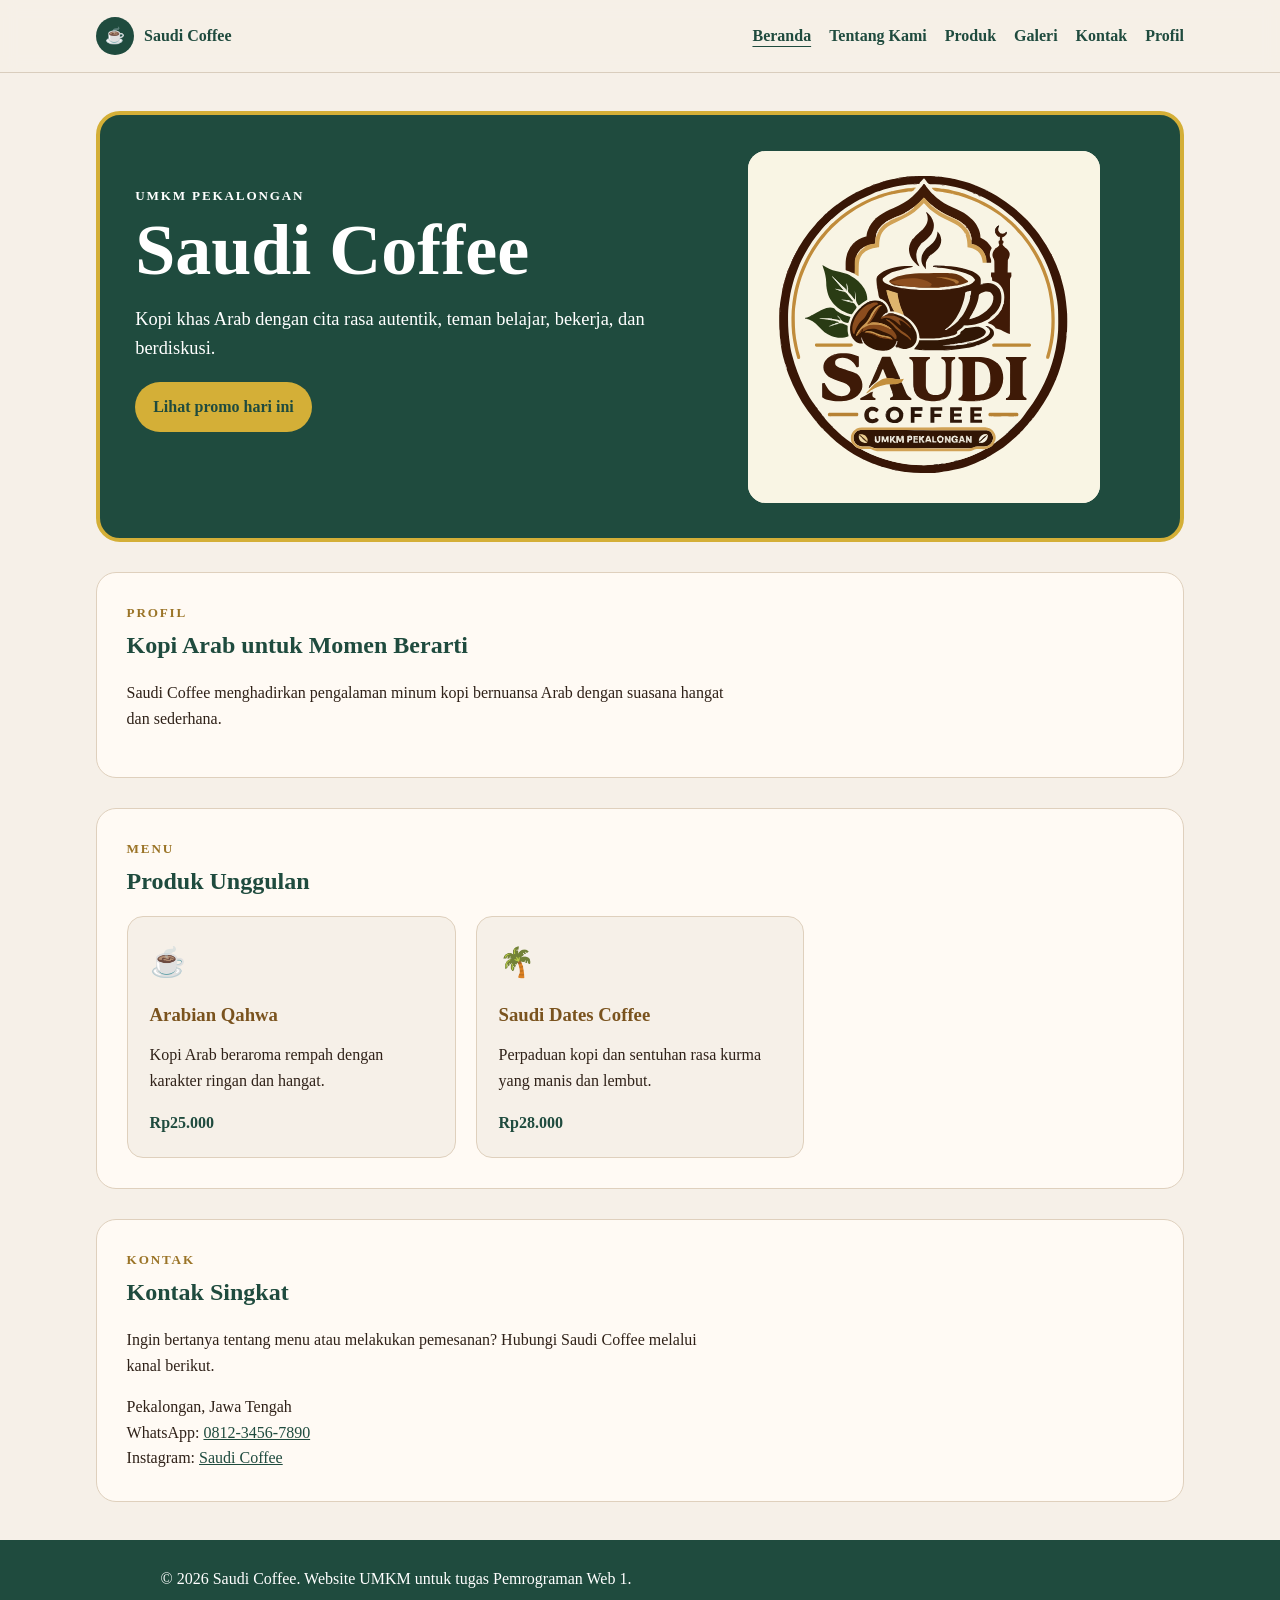
<file: index.html>
<!doctype html>
<html lang="id">
  <head>
    <meta charset="utf-8" />
    <meta name="viewport" content="width=device-width, initial-scale=1" />
    <meta
      name="description"
      content="Saudi Coffee - kopi khas Arab dari UMKM Pekalongan."
    />
    <title>Saudi Coffee - Website UMKM</title>
    <link rel="stylesheet" href="css/style.css" />
  </head>
  <body>
    <header class="site-header">
      <div class="container header-inner">
        <a class="brand" href="index.html" aria-label="Saudi Coffee - Beranda">
          <span class="brand-mark" aria-hidden="true">☕</span>
          <span>Saudi Coffee</span>
        </a>
        <button
          class="nav-toggle"
          type="button"
          aria-expanded="false"
          aria-controls="primary-nav"
          aria-label="Buka menu navigasi"
        >
          <span class="nav-toggle-bar"></span>
          <span class="nav-toggle-bar"></span>
          <span class="nav-toggle-bar"></span>
        </button>
        <nav id="primary-nav" class="site-nav" aria-label="Navigasi utama">
          <a href="index.html" aria-current="page">Beranda</a>
          <a href="tentang.html">Tentang Kami</a>
          <a href="produk.html">Produk</a>
          <a href="galeri.html">Galeri</a>
          <a href="kontak.html">Kontak</a>
          <a href="#profil">Profil</a>
        </nav>
      </div>
    </header>

    <main class="page">
      <section class="hero" aria-labelledby="hero-title">
        <div class="hero-copy">
          <p class="eyebrow">UMKM Pekalongan</p>
          <h1 id="hero-title">Saudi Coffee</h1>
          <p class="lead">
            Kopi khas Arab dengan cita rasa autentik, teman belajar, bekerja,
            dan berdiskusi.
          </p>
          <button id="promoButton" type="button">Lihat promo hari ini</button>
          <p id="promoMessage" class="promo-message" aria-live="polite"></p>
        </div>
        <img
          class="hero-image"
          src="assets/images/saudi-coffee.svg"
          alt="Ilustrasi secangkir kopi Arab dengan kurma di sampingnya"
        />
      </section>

      <section
        id="profil"
        class="content-section"
        aria-labelledby="profil-title"
      >
        <p class="section-label">Profil</p>
        <h2 id="profil-title">Kopi Arab untuk Momen Berarti</h2>
        <p>
          Saudi Coffee menghadirkan pengalaman minum kopi bernuansa Arab dengan
          suasana hangat dan sederhana.
        </p>
      </section>

      <section class="content-section" aria-labelledby="produk-title">
        <p class="section-label">Menu</p>
        <h2 id="produk-title">Produk Unggulan</h2>
        <div class="products">
          <article class="product-card">
            <span class="product-icon" aria-hidden="true">☕</span>
            <h3>Arabian Qahwa</h3>
            <p>Kopi Arab beraroma rempah dengan karakter ringan dan hangat.</p>
            <strong>Rp25.000</strong>
          </article>
          <article class="product-card">
            <span class="product-icon" aria-hidden="true">🌴</span>
            <h3>Saudi Dates Coffee</h3>
            <p>Perpaduan kopi dan sentuhan rasa kurma yang manis dan lembut.</p>
            <strong>Rp28.000</strong>
          </article>
        </div>
      </section>

      <section
        class="content-section contact-section"
        aria-labelledby="kontak-title"
      >
        <p class="section-label">Kontak</p>
        <h2 id="kontak-title">Kontak Singkat</h2>
        <p>
          Ingin bertanya tentang menu atau melakukan pemesanan? Hubungi Saudi
          Coffee melalui kanal berikut.
        </p>
        <address>
          Pekalongan, Jawa Tengah<br />
          WhatsApp: <a href="https://wa.me/6281234567890">0812-3456-7890</a
          ><br />
          Instagram:
          <a href="https://instagram.com/" target="_blank" rel="noopener"
            >Saudi Coffee</a
          >
        </address>
      </section>
    </main>

    <footer class="site-footer">
      <div class="container">
        <p>
          &copy; 2026 Saudi Coffee. Website UMKM untuk tugas Pemrograman Web 1.
        </p>
      </div>
    </footer>
    <script src="js/script.js"></script>
  </body>
</html>
</file>
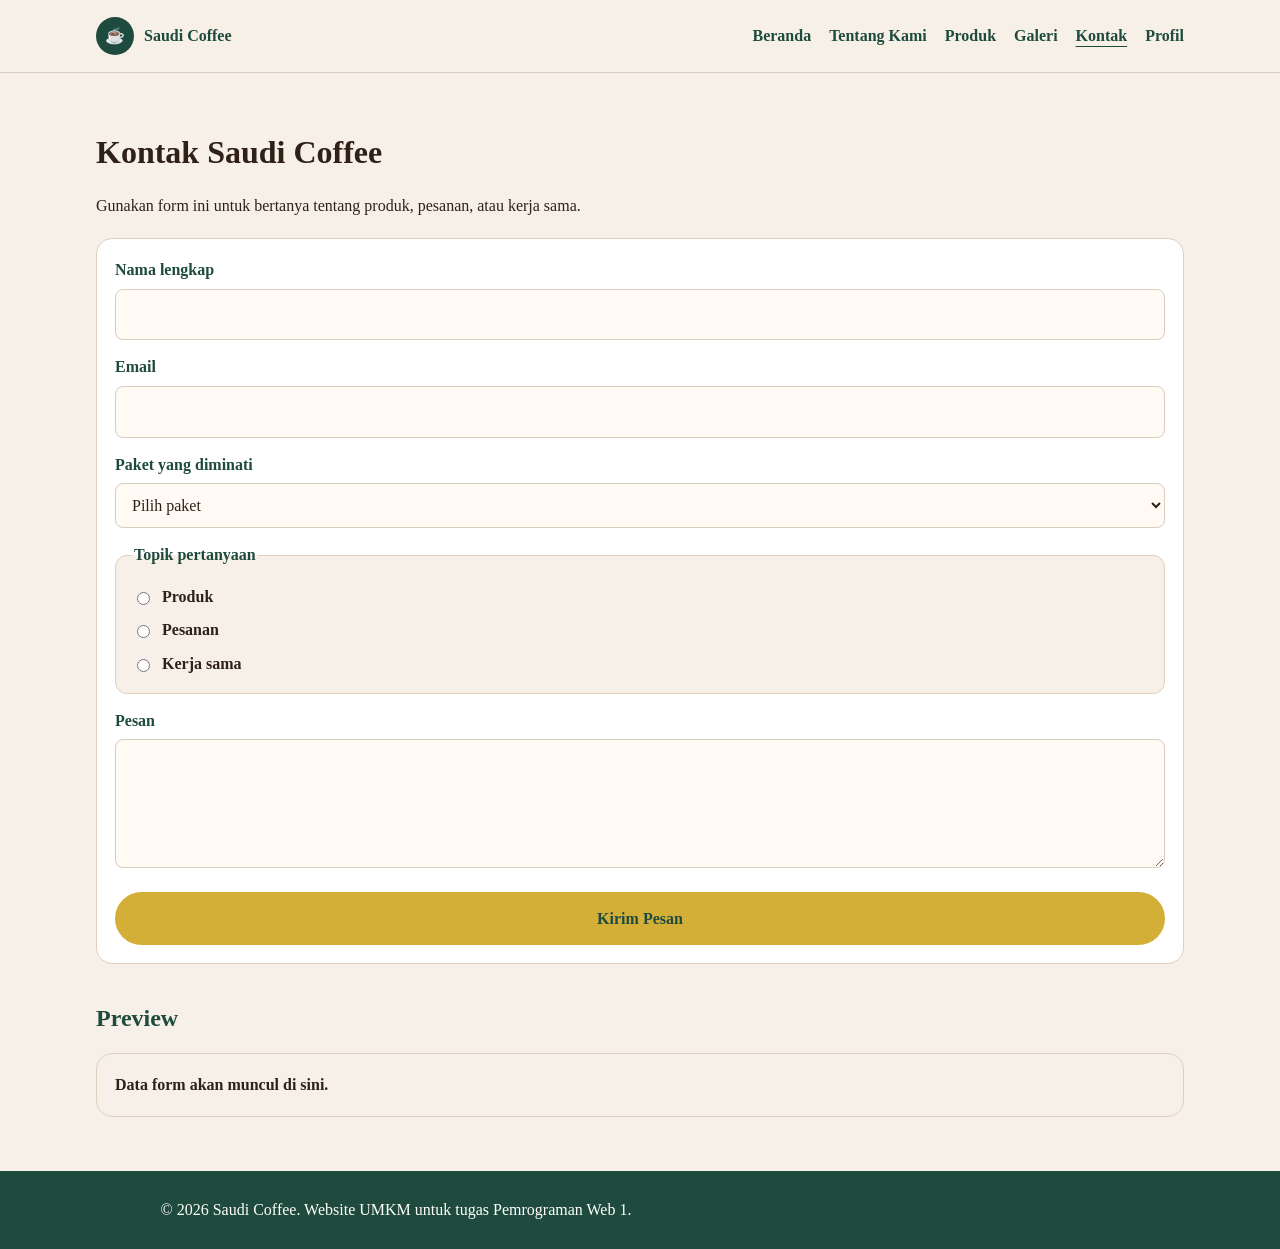
<file: kontak.html>
<!doctype html>
<html lang="id">
  <head>
    <meta charset="utf-8" />
    <meta name="viewport" content="width=device-width, initial-scale=1" />

    <meta
      name="description"
      content="Form kontak Saudi Coffee - hubungi kami untuk informasi produk dan pemesanan."
    />

    <title>Kontak - Saudi Coffee</title>

    <link rel="stylesheet" href="css/style.css" />

    <script src="js/form.js" defer></script>
    <script src="js/script.js" defer></script>
  </head>

  <body>
    <header class="site-header">
      <div class="container header-inner">
        <a class="brand" href="index.html" aria-label="Saudi Coffee - Beranda">
          <span class="brand-mark" aria-hidden="true">☕</span>
          <span>Saudi Coffee</span>
        </a>

        <button
          class="nav-toggle"
          type="button"
          aria-expanded="false"
          aria-controls="primary-nav"
          aria-label="Buka menu navigasi"
        >
          <span class="nav-toggle-bar"></span>
          <span class="nav-toggle-bar"></span>
          <span class="nav-toggle-bar"></span>
        </button>

        <nav id="primary-nav" class="site-nav" aria-label="Navigasi utama">
          <a href="index.html">Beranda</a>
          <a href="tentang.html">Tentang Kami</a>
          <a href="produk.html">Produk</a>
          <a href="galeri.html">Galeri</a>
          <a href="kontak.html" aria-current="page">Kontak</a>
          <a href="index.html#profil">Profil</a>
        </nav>
      </div>
    </header>

    <main class="page">
      <h1>Kontak Saudi Coffee</h1>
      <p>
        Gunakan form ini untuk bertanya tentang produk, pesanan, atau kerja
        sama.
      </p>

      <!-- Pastikan ID form sekarang adalah "form-kontak" sesuai contoh dosen -->
      <form id="form-kontak" action="#" method="post">
        <div class="field">
          <label for="nama">Nama lengkap</label>
          <input id="nama" name="nama" type="text" required minlength="3" />
        </div>

        <div class="field">
          <label for="email">Email</label>
          <input id="email" name="email" type="email" required />
        </div>

        <div class="field">
          <label for="paket">Paket yang diminati</label>
          <select id="paket" name="paket" required>
            <option value="">Pilih paket</option>
            <option value="Arabian Qahwa">Arabian Qahwa</option>
            <option value="Saudi Dates Coffee">Saudi Dates Coffee</option>
            <option value="Paket Keluarga">Paket Keluarga</option>
          </select>
        </div>

        <fieldset>
          <legend>Topik pertanyaan</legend>
          <label
            ><input type="radio" name="topik" value="produk" required />
            Produk</label
          >
          <label
            ><input type="radio" name="topik" value="pesanan" /> Pesanan</label
          >
          <label
            ><input type="radio" name="topik" value="kerja-sama" /> Kerja
            sama</label
          >
        </fieldset>

        <div class="field">
          <label for="pesan">Pesan</label>
          <textarea
            id="pesan"
            name="pesan"
            rows="4"
            required
            minlength="10"
          ></textarea>
        </div>

        <button type="submit">Kirim Pesan</button>
      </form>

      <!-- Bagian Preview menggunakan tag <pre> sesuai instruksi dosen -->
      <section aria-labelledby="preview-title">
        <h2 id="preview-title">Preview</h2>
        <pre id="preview">Data form akan muncul di sini.</pre>
      </section>
    </main>

    <footer class="site-footer">
      <div class="container">
        <p>
          &copy; 2026 Saudi Coffee. Website UMKM untuk tugas Pemrograman Web 1.
        </p>
      </div>
    </footer>
  </body>
</html>
</file>
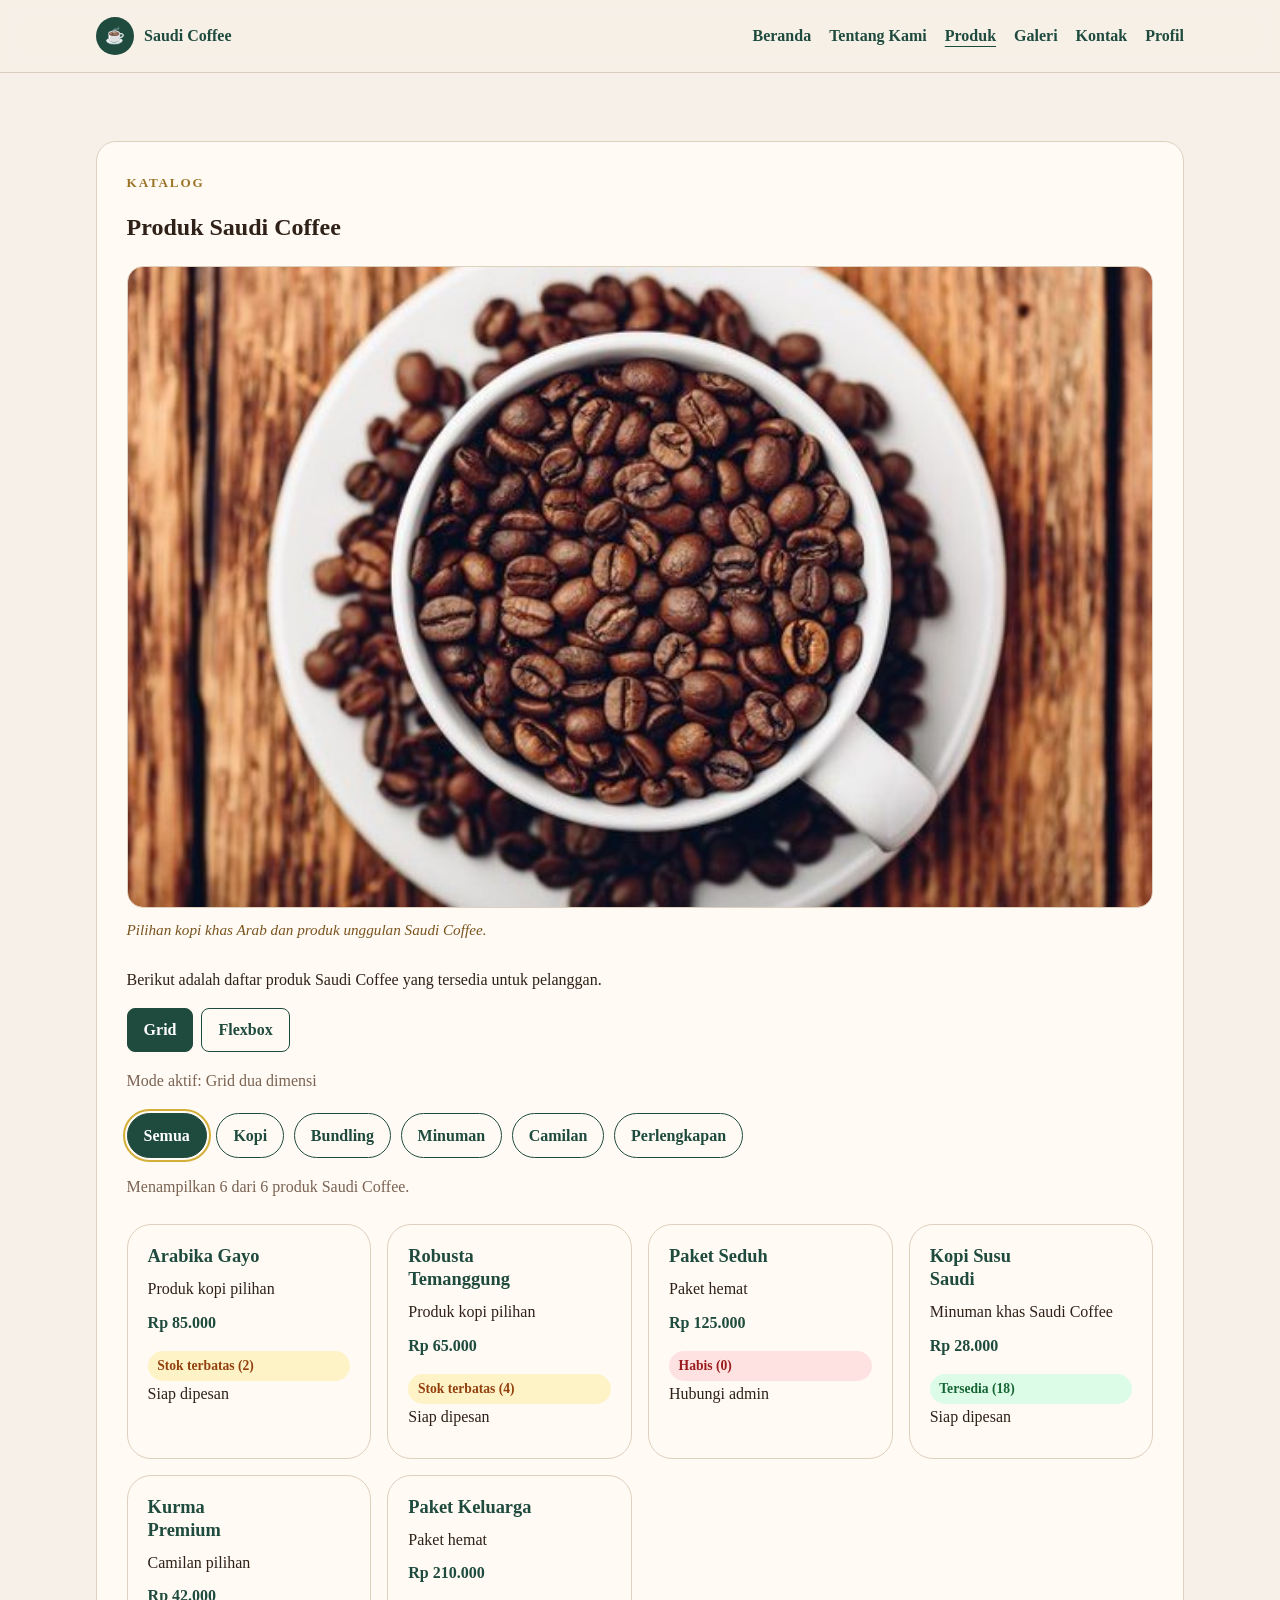
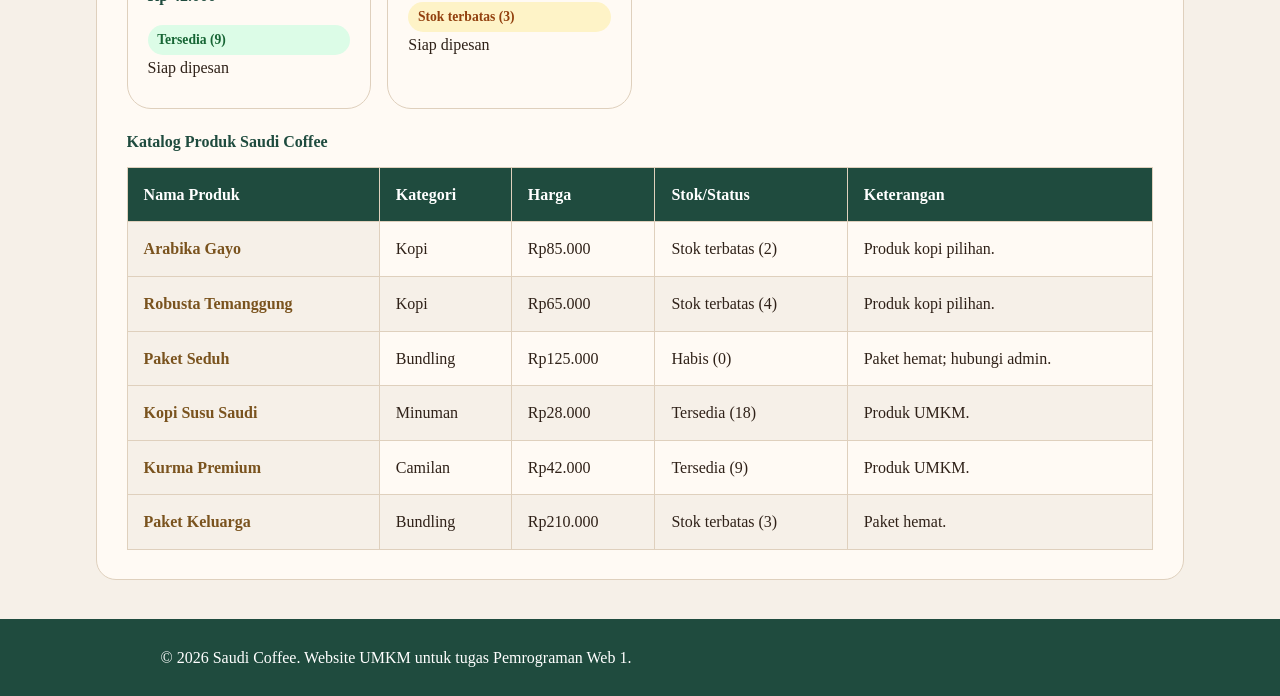
<file: produk.html>
<!doctype html>
<html lang="id">
  <head>
    <meta charset="utf-8" />
    <meta name="viewport" content="width=device-width, initial-scale=1" />
    <meta
      name="description"
      content="Daftar produk dan menu Saudi Coffee - kopi khas Arab dari UMKM Pekalongan."
    />
    <title>Produk - Saudi Coffee</title>
    <link rel="stylesheet" href="css/style.css" />
    <script src="js/script.js" defer></script>
  </head>

  <body>
    <header class="site-header">
      <div class="container header-inner">
        <a class="brand" href="index.html" aria-label="Saudi Coffee - Beranda">
          <span class="brand-mark" aria-hidden="true">☕</span>
          <span>Saudi Coffee</span>
        </a>

        <button
          class="nav-toggle"
          type="button"
          aria-expanded="false"
          aria-controls="primary-nav"
          aria-label="Buka menu navigasi"
        >
          <span class="nav-toggle-bar"></span>
          <span class="nav-toggle-bar"></span>
          <span class="nav-toggle-bar"></span>
        </button>

        <nav id="primary-nav" class="site-nav" aria-label="Navigasi utama">
          <a href="index.html">Beranda</a>
          <a href="tentang.html">Tentang Kami</a>
          <a href="produk.html" aria-current="page">Produk</a>
          <a href="galeri.html">Galeri</a>
          <a href="kontak.html">Kontak</a>
          <a href="index.html#profil">Profil</a>
        </nav>
      </div>
    </header>

    <main class="page">
      <section class="content-section" aria-labelledby="produk-title">
        <p class="section-label">Katalog</p>

        <h1 id="produk-title">Produk Saudi Coffee</h1>

        <figure>
          <img
            src="assets/images/produk-1.svg"
            alt="Secangkir Arabian Qahwa khas Saudi Coffee"
            loading="lazy"
          />

          <figcaption>
            Pilihan kopi khas Arab dan produk unggulan Saudi Coffee.
          </figcaption>
        </figure>

        <p>
          Berikut adalah daftar produk Saudi Coffee yang tersedia untuk
          pelanggan.
        </p>

        <div class="layout-toolbar" aria-label="Pilihan layout katalog">
          <button type="button" data-layout="grid" aria-pressed="true">
            Grid
          </button>
          <button type="button" data-layout="flex" aria-pressed="false">
            Flexbox
          </button>
        </div>
        <p id="layoutStatus" class="layout-status" role="status">
          Mode aktif: Grid dua dimensi
        </p>

        <div class="filter-toolbar" aria-label="Filter kategori produk">
          <button
            type="button"
            class="filter-button is-active"
            data-filter="Semua"
            aria-pressed="true"
          >
            Semua
          </button>
          <button
            type="button"
            class="filter-button"
            data-filter="Kopi"
            aria-pressed="false"
          >
            Kopi
          </button>
          <button
            type="button"
            class="filter-button"
            data-filter="Bundling"
            aria-pressed="false"
          >
            Bundling
          </button>
          <button
            type="button"
            class="filter-button"
            data-filter="Minuman"
            aria-pressed="false"
          >
            Minuman
          </button>
          <button
            type="button"
            class="filter-button"
            data-filter="Camilan"
            aria-pressed="false"
          >
            Camilan
          </button>
          <button
            type="button"
            class="filter-button"
            data-filter="Perlengkapan"
            aria-pressed="false"
          >
            Perlengkapan
          </button>
        </div>
        <p
          id="produk-ringkasan"
          class="layout-status"
          role="status"
          aria-live="polite"
        >
          Memuat daftar produk Saudi Coffee...
        </p>
        <section
          id="produk-dinamis"
          class="catalog layout-grid js-product-grid"
          aria-label="Kartu produk Saudi Coffee"
          aria-live="polite"
        ></section>
        <div class="table-wrapper">
          <table>
            <caption>
              Katalog Produk Saudi Coffee
            </caption>

            <thead>
              <tr>
                <th scope="col">Nama Produk</th>
                <th scope="col">Kategori</th>
                <th scope="col">Harga</th>
                <th scope="col">Stok/Status</th>
                <th scope="col">Keterangan</th>
              </tr>
            </thead>

            <tbody>
              <tr>
                <th scope="row">Arabika Gayo</th>
                <td>Kopi</td>
                <td>Rp85.000</td>
                <td>Stok terbatas (2)</td>
                <td>Produk kopi pilihan.</td>
              </tr>
              <tr>
                <th scope="row">Robusta Temanggung</th>
                <td>Kopi</td>
                <td>Rp65.000</td>
                <td>Stok terbatas (4)</td>
                <td>Produk kopi pilihan.</td>
              </tr>
              <tr>
                <th scope="row">Paket Seduh</th>
                <td>Bundling</td>
                <td>Rp125.000</td>
                <td>Habis (0)</td>
                <td>Paket hemat; hubungi admin.</td>
              </tr>
              <tr>
                <th scope="row">Kopi Susu Saudi</th>
                <td>Minuman</td>
                <td>Rp28.000</td>
                <td>Tersedia (18)</td>
                <td>Produk UMKM.</td>
              </tr>
              <tr>
                <th scope="row">Kurma Premium</th>
                <td>Camilan</td>
                <td>Rp42.000</td>
                <td>Tersedia (9)</td>
                <td>Produk UMKM.</td>
              </tr>
              <tr>
                <th scope="row">Paket Keluarga</th>
                <td>Bundling</td>
                <td>Rp210.000</td>
                <td>Stok terbatas (3)</td>
                <td>Paket hemat.</td>
              </tr>
            </tbody>
          </table>
        </div>
      </section>
    </main>

    <footer class="site-footer">
      <div class="container">
        <p>
          &copy; 2026 Saudi Coffee. Website UMKM untuk tugas Pemrograman Web 1.
        </p>
      </div>
    </footer>
    <script src="js/layout.js" defer></script>
    <script src="js/app.js" defer></script>
  </body>
</html>
</file>
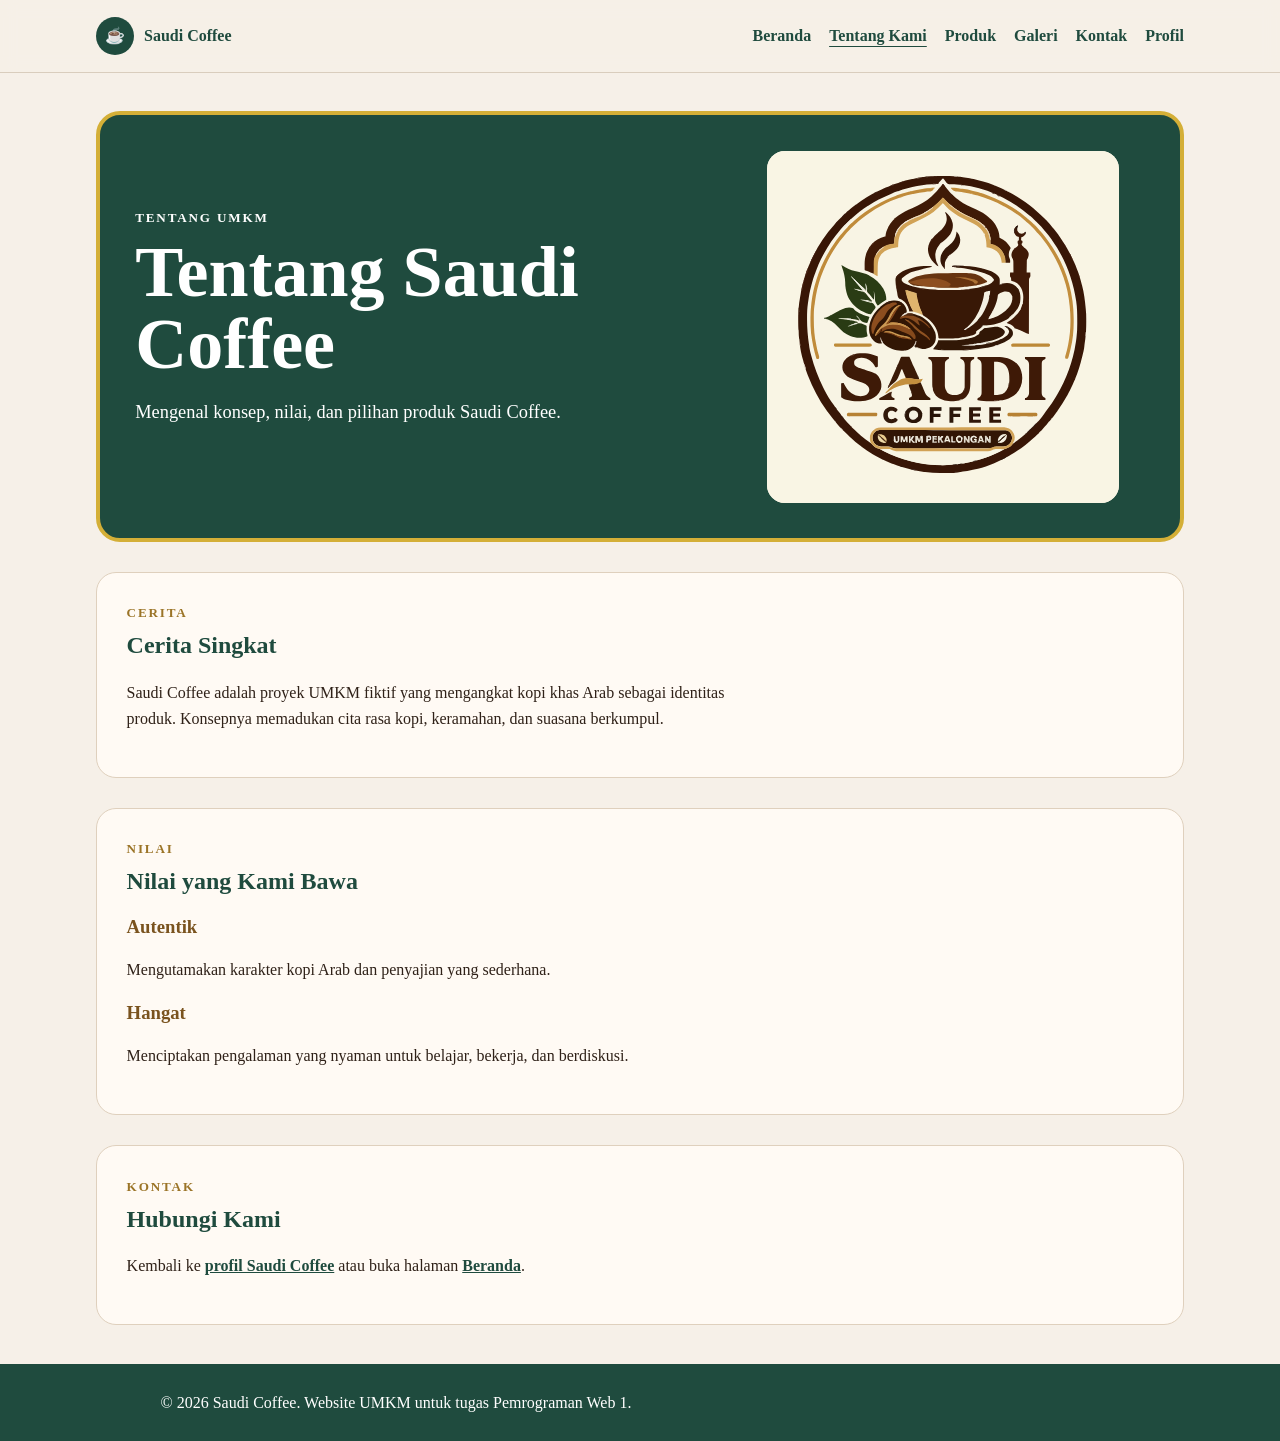
<file: tentang.html>
<!doctype html>
<html lang="id">
  <head>
    <meta charset="utf-8" />
    <meta name="viewport" content="width=device-width, initial-scale=1" />
    <meta
      name="description"
      content="Tentang Saudi Coffee dan konsep produk kopi Arab."
    />
    <title>Tentang Kami - Saudi Coffee</title>
    <link rel="stylesheet" href="css/style.css" />
    <script src="js/script.js" defer></script>
  </head>
  <body>
    <header class="site-header">
      <div class="container header-inner">
        <a class="brand" href="index.html" aria-label="Saudi Coffee - Beranda">
          <span class="brand-mark" aria-hidden="true">☕</span>
          <span>Saudi Coffee</span>
        </a>
        <button
          class="nav-toggle"
          type="button"
          aria-expanded="false"
          aria-controls="primary-nav"
          aria-label="Buka menu navigasi"
        >
          <span class="nav-toggle-bar"></span>
          <span class="nav-toggle-bar"></span>
          <span class="nav-toggle-bar"></span>
        </button>
        <nav id="primary-nav" class="site-nav" aria-label="Navigasi utama">
          <a href="index.html">Beranda</a>
          <a href="tentang.html" aria-current="page">Tentang Kami</a>
          <a href="produk.html">Produk</a>
          <a href="galeri.html">Galeri</a>
          <a href="kontak.html">Kontak</a>
          <a href="index.html#profil">Profil</a>
        </nav>
      </div>
    </header>

    <main class="page">
      <section class="hero compact-hero" aria-labelledby="about-title">
        <div class="hero-copy">
          <p class="eyebrow">Tentang UMKM</p>
          <h1 id="about-title">Tentang Saudi Coffee</h1>
          <p class="lead">
            Mengenal konsep, nilai, dan pilihan produk Saudi Coffee.
          </p>
        </div>
        <img
          class="hero-image"
          src="assets/images/saudi-coffee.svg"
          alt="Ilustrasi cangkir kopi Arab untuk halaman Tentang Saudi Coffee"
        />
      </section>

      <section class="content-section" aria-labelledby="cerita-title">
        <p class="section-label">Cerita</p>
        <h2 id="cerita-title">Cerita Singkat</h2>
        <p>
          Saudi Coffee adalah proyek UMKM fiktif yang mengangkat kopi khas Arab
          sebagai identitas produk. Konsepnya memadukan cita rasa kopi,
          keramahan, dan suasana berkumpul.
        </p>
      </section>

      <section class="content-section" aria-labelledby="nilai-title">
        <p class="section-label">Nilai</p>
        <h2 id="nilai-title">Nilai yang Kami Bawa</h2>
        <h3>Autentik</h3>
        <p>Mengutamakan karakter kopi Arab dan penyajian yang sederhana.</p>
        <h3>Hangat</h3>
        <p>
          Menciptakan pengalaman yang nyaman untuk belajar, bekerja, dan
          berdiskusi.
        </p>
      </section>

      <section
        class="content-section contact-section"
        aria-labelledby="kontak-title"
      >
        <p class="section-label">Kontak</p>
        <h2 id="kontak-title">Hubungi Kami</h2>
        <p>
          Kembali ke
          <a class="text-link" href="index.html#profil">profil Saudi Coffee</a>
          atau buka halaman <a class="text-link" href="index.html">Beranda</a>.
        </p>
      </section>
    </main>

    <footer class="site-footer">
      <div class="container">
        <p>
          &copy; 2026 Saudi Coffee. Website UMKM untuk tugas Pemrograman Web 1.
        </p>
      </div>
    </footer>
  </body>
</html>
</file>
<file: css/style.css>
:root {
  --color-primary: #1f4b3e;
  --color-primary-strong: #15372d;
  --color-text: #2f2118;
  --color-muted: #7a6352;
  --color-surface: #fffaf4;
  --color-surface-alt: #f6f0e8;
  --color-border: #dfd0bd;
  --color-focus: #b8860b;
  --color-accent: #d4af37;
  --space-1: 0.25rem;
  --space-2: 0.5rem;
  --space-3: 1rem;
  --space-4: 1.5rem;
  --radius-sm: 0.5rem;
  --radius-md: 1rem;
  --radius-lg: 1.5rem;
  --font-body: Georgia, "Times New Roman", serif;
  --line-height-body: 1.6;
  --content-width: 920px;
}

* {
  box-sizing: border-box;
}

html {
  scroll-behavior: smooth;
}

body {
  margin: 0;
  font-size: 1rem;
  color: var(--color-text);
  background: var(--color-surface-alt);
  font-family: var(--font-body);
  line-height: var(--line-height-body);

  display: flex;
  flex-direction: column;
  min-height: 100vh;
}
.page {
  padding: 32px 0 48px;

  flex: 1;
}

a {
  color: var(--color-primary);
}

a:focus-visible,
button:focus-visible {
  outline: 3px solid var(--color-focus);
  outline-offset: 4px;
  border-radius: 6px;
}

.container,
.page {
  width: min(920px, calc(100% - 40px));
  margin: 0 auto;
}

.site-header {
  position: sticky;
  top: 0;
  z-index: 10;
  background: rgba(246, 240, 232, 0.96);
  border-bottom: 1px solid #d9cdbd;
  -webkit-backdrop-filter: blur(8px);
  backdrop-filter: blur(8px);
}

.header-inner {
  min-height: 72px;
  display: flex;
  align-items: center;
  justify-content: space-between;
  gap: 24px;
}

.brand {
  display: inline-flex;
  align-items: center;
  gap: 10px;
  color: var(--color-primary);
  font-weight: 800;
  text-decoration: none;
}

.brand-mark {
  display: grid;
  place-items: center;
  width: 38px;
  height: 38px;
  border-radius: 50%;
  background: var(--color-primary);
  color: #d4af37;
}

.site-nav {
  display: flex;
  flex-wrap: wrap;
  gap: 18px;
}

.site-nav a {
  font-weight: 700;
  text-decoration: none;
}

.site-nav a:hover,
.site-nav a[aria-current="page"] {
  text-decoration: underline;
  text-underline-offset: 5px;
}

.nav-toggle {
  display: none;
  width: 46px;
  height: 46px;
  padding: 0;
  border: 1px solid var(--color-border);
  background: transparent;
  border-radius: 12px;
  align-items: center;
  justify-content: center;
  flex-direction: column;
  gap: 5px;
  cursor: pointer;
}

.nav-toggle-bar {
  display: block;
  width: 22px;
  height: 2px;
  border-radius: 999px;
  background: var(--color-primary);
}

.page {
  padding: 32px 0 48px;
}

.hero {
  display: grid;
  grid-template-columns: 1.2fr 0.8fr;
  align-items: center;
  gap: 30px;
  padding: 40px;
  color: white;
  background: var(--color-primary);
  border-radius: 24px;
  border: 4px solid #d4af37;
}

.compact-hero {
  padding-block: 32px;
}

.eyebrow,
.section-label {
  margin: 0 0 8px;
  letter-spacing: 0.14em;
  text-transform: uppercase;
  font-size: 0.82rem;
  font-weight: 800;
}

.hero h1 {
  margin: 0;
  font-size: clamp(2.4rem, 6vw, 4.5rem);
  line-height: 1;
}

.lead {
  max-width: 60ch;
  font-size: 1.1rem;
}

.hero-image {
  width: 100%;
  max-width: 300px;
  justify-self: center;
  border-radius: 18px;
}

button {
  padding: 12px 18px;
  color: var(--color-primary);
  font: inherit;
  font-weight: 700;
  cursor: pointer;
  background: #d4af37;
  border: 0;
  border-radius: 999px;
}

.promo-message {
  min-height: 1.5em;
  margin: 12px 0 0;
  font-weight: 700;
}

.content-section {
  margin-top: 28px;
  padding: 30px;
  background: var(--color-surface);
  border: 1px solid var(--color-border);
  border-radius: 20px;
}

.content-section h2 {
  margin-top: 0;
  color: var(--color-primary);
}

.content-section h3 {
  color: #7a531e;
}

.section-label {
  color: #9b7427;
}

.products {
  display: grid;
  grid-template-columns: repeat(2, minmax(0, 1fr));
  gap: 18px;
}

.product-card {
  padding: 22px;
  border-radius: var(--radius-md);
  background: var(--color-surface-alt);
  border: 1px solid var(--color-border);
}

.product-card h3 {
  margin-bottom: 8px;
}

.product-icon {
  font-size: 1.8rem;
}

.product-card strong {
  color: var(--color-primary);
}

address {
  font-style: normal;
}

.text-link {
  font-weight: 700;
}

.site-footer {
  padding: 26px 0;
  color: #fff;
  background: var(--color-primary);
  text-align: center;
}

.site-footer p {
  margin: 0;
}

@media (max-width: 700px) {
  .header-inner {
    align-items: center;
    padding-block: 12px;
    flex-wrap: wrap;
  }

  .brand {
    font-size: 1rem;
  }

  .nav-toggle {
    display: inline-flex;
    margin-left: auto;
  }

  .site-nav {
    display: none;
    width: 100%;
    flex-direction: column;
    align-items: flex-start;
    gap: 12px;
    padding-top: 8px;
  }

  .site-nav.is-open {
    display: flex;
  }

  .hero {
    grid-template-columns: 1fr;
    padding: 28px 22px;
  }

  .products {
    grid-template-columns: 1fr;
  }

  .container,
  .page {
    width: min(100% - 28px, 920px);
  }
}

.table-wrapper {
  width: 100%;
  overflow-x: auto;
  margin-top: 20px;
}

table {
  width: 100%;
  border-collapse: collapse;
  background: var(--color-surface);
}

caption {
  margin-bottom: 12px;
  color: var(--color-primary);
  font-weight: 800;
  text-align: left;
}

th,
td {
  padding: 14px 16px;
  border: 1px solid var(--color-border);
  text-align: left;
  vertical-align: top;
}

thead th {
  color: #fff;
  background: var(--color-primary);
  font-weight: 800;
}

tbody th {
  color: #7a531e;
  background: var(--color-surface-alt);
  font-weight: 800;
}

tbody tr:nth-child(even) td {
  background: var(--color-surface-alt);
}

tbody tr:hover td,
tbody tr:hover th {
  background: #eee3d4;
}

figure {
  margin: 24px 0;
}

figure img {
  display: block;
  width: 100%;
  max-width: 100%;
  height: auto;
  border-radius: var(--radius-md);
  border: 1px solid var(--color-border);
  background: var(--color-surface-alt);
}

figcaption {
  margin-top: 10px;
  color: #7a531e;
  font-size: 0.95rem;
  font-style: italic;
}


.gallery-grid {
  display: grid;
  grid-template-columns: repeat(2, minmax(0, 1fr));
  gap: 20px;
}

.gallery-grid figure {
  margin: 0;
  padding: 16px;
  background: var(--color-surface-alt);
  border: 1px solid var(--color-border);
  border-radius: var(--radius-md);
}

.gallery-grid figure img {
  width: 100%;
  aspect-ratio: 4 / 3;
  object-fit: contain;
  border: 0;
  border-radius: 12px;
}


audio,
video {
  display: block;
  width: 100%;
  max-width: 100%;
  margin-top: 16px;
}

video {
  border-radius: var(--radius-md);
  background: var(--color-primary);
}

.media-note {
  margin-top: 10px;
  color: #7a531e;
  font-size: 0.9rem;
}

/

@media (max-width: 700px) {
  .gallery-grid {
    grid-template-columns: 1fr;
  }

  .table-wrapper {
    overflow-x: auto;
  }

  table {
    min-width: 700px;
  }

  th,
  td {
    padding: 12px;
  }
}


form#form-kontak,
pre#preview {
  background: white;
  border: 1px solid var(--color-border); /* Garis batas warna krem */
  border-radius: var(--radius-md);
  padding: 18px;
  margin-top: 20px;
}

.field {
  display: grid;
  gap: 6px;
  margin-bottom: 14px;
}

.field label,
fieldset legend {
  color: var(--color-primary); /* Teks label warna hijau tua */
  font-weight: 800;
}

.field input,
.field select,
.field textarea,
fieldset input {
  font: inherit;
  padding: 12px;
  border: 1px solid #d9cdbd;
  border-radius: 8px;
  color: var(--color-text);
  width: 100%;
}

.field input:focus,
.field select:focus,
.field textarea:focus {
  border-color: var(--color-primary);
  outline: 3px solid rgba(212, 175, 55, 0.35); /* Garis luar warna emas pudar */
  outline-offset: 2px;
}

fieldset {
  display: grid;
  gap: 8px;
  margin: 0 0 14px;
  border: 1px solid var(--color-border);
  border-radius: 12px;
  background: var(--color-surface-alt); /* Latar belakang krem muda */
  padding: 16px;
}

fieldset label {
  display: inline-flex;
  align-items: center;
  gap: 8px;
  color: var(--color-text);
  font-weight: 600;
}

/* Mengatur ukuran tombol bundar khas Saudi Coffee */
form#form-kontak button[type="submit"] {
  cursor: pointer;
  background: #d4af37; /* Latar emas */
  color: var(--color-primary); /* Teks hijau tua */
  font-weight: bold;
  border: none;
  padding: 14px 24px;
  border-radius: 999px;
  margin-top: 10px;
  width: 100%; /* Tombol memenuhi lebar form */
  transition: background-color 0.3s;
}

form#form-kontak button[type="submit"]:hover {
  background: var(--color-primary); /* Berubah hijau tua */
  color: #d4af37; /* Teks berubah emas */
}

#preview-title {
  margin-top: 40px;
  color: var(--color-primary);
}

pre#preview {
  background: var(--color-surface-alt);
  color: var(--color-text);
  font-family: inherit; 
  font-weight: bold;
  white-space: pre-wrap; 
}


fieldset input[type="radio"] {
  width: auto;
  margin-right: 4px;
  cursor: pointer;
}


:where(h1, h2, h3, h4) {
  line-height: 1.2;
}
p {
  max-width: 75ch;
}

a:hover {
  color: var(--color-primary-strong);
}

button {
  transition:
    background-color 160ms ease,
    color 160ms ease,
    transform 160ms ease;
}
button:hover {
  background: var(--color-primary-strong);
  color: var(--color-accent);
}
button:active {
  transform: translateY(1px);
}

:where(a, button, input, select, textarea):focus-visible {
  outline: 3px solid var(--color-focus);
  outline-offset: 3px;
}

input,
select,
textarea {
  max-width: 100%;
}
fieldset input[type="radio"],
fieldset input[type="checkbox"] {
  width: auto;
  accent-color: var(--color-primary);
}

.field input,
.field select,
.field textarea {
  background: var(--color-surface);
}

@media (prefers-reduced-motion: reduce) {
  *,
  *::before,
  *::after {
    scroll-behavior: auto !important;
    transition-duration: 0.01ms !important;
    animation-duration: 0.01ms !important;
  }
}


.layout-toolbar {
  display: flex;
  flex-wrap: wrap;
  align-items: center;
  gap: var(--space-2);
  margin-top: var(--space-3);
}

.layout-toolbar button {
  border: 1px solid var(--color-primary);
  border-radius: var(--radius-sm);
  padding: var(--space-2) var(--space-3);
  color: var(--color-primary);
  background: var(--color-surface);
}

.layout-toolbar button[aria-pressed="true"] {
  color: #fff;
  background: var(--color-primary);
}

.layout-status,
.layout-note {
  color: var(--color-muted);
}

.catalog {
  gap: var(--space-3);
  margin-top: var(--space-3);
}

.catalog.layout-grid {
  display: grid;
  grid-template-columns: repeat(auto-fit, minmax(min(100%, 13rem), 1fr));
  align-items: stretch;
}

.catalog.layout-flex {
  display: flex;
  flex-wrap: wrap;
  align-items: stretch;
}

.catalog.layout-flex .catalog-card {
  flex: 1 1 13rem;
}

.catalog-card {
  position: relative;
  display: flex;
  flex-direction: column;
  min-width: 0;
  padding: var(--space-3);
  background: var(--color-surface);
}

.catalog-card h2 {
  margin: 0 0 var(--space-2);
  padding-inline-end: 4.5rem;
  color: var(--color-primary);
  font-size: 1.15rem;
  line-height: 1.25;
}

.catalog-card p {
  margin-top: 0;
}

.card-actions {
  display: flex;
  align-items: center;
  justify-content: space-between;
  gap: var(--space-2);
  margin-top: auto;
  padding-top: var(--space-3);
}

.card-actions a {
  display: inline-block;
  border: 1px solid var(--color-primary);
  border-radius: var(--radius-sm);
  padding: var(--space-1) var(--space-2);
  font-weight: 700;
  text-decoration: none;
}

.badge {
  position: absolute;
  inset-block-start: var(--space-2);
  inset-inline-end: var(--space-2);
  padding: 0.2rem 0.45rem;
  border-radius: 999px;
  background: var(--color-accent);
  color: var(--color-text);
  font-size: 0.75rem;
  font-weight: 800;
}

.layout-note {
  margin-top: var(--space-3);
  font-size: 0.95rem;
}

code {
  padding: 0.1rem 0.25rem;
  border-radius: 0.25rem;
  background: var(--color-surface-alt);
  font-size: 0.9em;
}

.layout-toolbar button:focus-visible,
.card-actions a:focus-visible {
  outline: 3px solid var(--color-focus);
  outline-offset: 3px;
}

.js-product-grid {
  display: grid;
  grid-template-columns: repeat(auto-fit, minmax(14rem, 1fr));
  gap: var(--space-4);
  margin-top: var(--space-4);
}

.js-product-card {
  padding: var(--space-4);
  border: 1px solid var(--color-border);
  border-radius: var(--radius-lg);
  background: var(--color-surface);
}

.js-product-card h3 {
  margin-top: 0;
  margin-bottom: var(--space-2);
  color: var(--color-primary);
}

.js-product-card p {
  margin: 0 0 var(--space-2);
}

.js-product-card .price {
  color: var(--color-primary);
  font-weight: 800;
}

.stock-badge {
  display: inline-flex;
  margin-block-start: var(--space-2);
  padding: 0.25rem 0.6rem;
  border-radius: 999px;
  font-size: 0.85rem;
  font-weight: 700;
  background: #dcfce7;
  color: #166534;
}

.stock-badge.warning {
  background: #fef3c7;
  color: #92400e;
}

.stock-badge.empty {
  background: #fee2e2;
  color: #991b1b;
}


:root {
  --space-page: clamp(1rem, 0.65rem + 1.8vw, 2.5rem);
  --space-section: clamp(1rem, 0.7rem + 1.5vw, 1.875rem);
  --content-width: 68rem;
}

html {
  overflow-wrap: anywhere;
}

body {
  min-width: 0;
}

.container,
.page {
  width: min(calc(100% - 2 * var(--space-page)), var(--content-width));
  min-width: 0;
}

.page {
  padding-block: clamp(1.25rem, 0.8rem + 2vw, 3rem);
}

.header-inner {
  flex-wrap: wrap;
  gap: 0.75rem 1rem;
  padding-block: 0.75rem;
}

nav {
  min-width: 0;
  max-width: 100%;
  gap: 0.5rem 0.9rem;
}

nav a {
  display: inline-block;
  padding-block: 0.2rem;
}

.hero {
  grid-template-columns: minmax(0, 1fr);
  gap: var(--space-section);
  padding: clamp(1rem, 0.6rem + 2vw, 2.5rem);
  border-width: clamp(2px, 0.35vw, 4px);
}

.hero h1 {
  font-size: clamp(2rem, 1.35rem + 4.5vw, 4.5rem);
  overflow-wrap: anywhere;
}

.lead {
  font-size: clamp(1rem, 0.95rem + 0.35vw, 1.15rem);
}

.hero-image {
  width: 100%;
  max-width: min(100%, 22rem);
  height: auto;
}

.content-section {
  margin-top: var(--space-section);
  padding: clamp(1rem, 0.65rem + 1.5vw, 1.875rem);
  min-width: 0;
}

.products,
.gallery-grid {
  grid-template-columns: minmax(0, 1fr);
  gap: clamp(0.75rem, 0.5rem + 1vw, 1.25rem);
}

.product-card,
.catalog-card,
.gallery-grid figure {
  min-width: 0;
}

img,
audio,
video,
svg {
  max-width: 100%;
}

img {
  height: auto;
}

.gallery-grid figure img {
  width: 100%;
  height: auto;
  aspect-ratio: 4 / 3;
  object-fit: contain;
}

.table-wrapper {
  width: 100%;
  max-width: 100%;
  overflow-x: auto;
  overscroll-behavior-inline: contain;
}

.table-wrapper table {
  width: 100%;
  min-width: 43.75rem;
}

th,
td {
  overflow-wrap: anywhere;
}

form#form-kontak,
pre#preview,
.field,
fieldset {
  min-width: 0;
  max-width: 100%;
}

.field input,
.field select,
.field textarea,
pre#preview {
  min-width: 0;
  max-width: 100%;
}

pre#preview {
  overflow-wrap: anywhere;
  white-space: pre-wrap;
}

@media (min-width: 42rem) {
  .header-inner {
    align-items: center;
    flex-wrap: nowrap;
  }

  nav {
    justify-content: flex-end;
  }

  .products,
  .gallery-grid {
    grid-template-columns: repeat(2, minmax(0, 1fr));
  }

  .hero {
    grid-template-columns: minmax(0, 1.1fr) minmax(12rem, 0.9fr);
  }

  .compact-hero {
    grid-template-columns: minmax(0, 1fr) minmax(10rem, 0.65fr);
  }
}


@media (min-width: 56rem) {
  .hero {
    grid-template-columns: minmax(0, 1.1fr) minmax(18rem, 0.9fr);
  }

  .compact-hero {
    grid-template-columns: minmax(0, 1fr) minmax(15rem, 0.7fr);
  }

  .products,
  .gallery-grid {
    grid-template-columns: repeat(3, minmax(0, 1fr));
  }
}


@media (max-width: 30rem) {
  .brand {
    max-width: 100%;
  }

  nav {
    gap: 0.35rem 0.7rem;
  }

  nav a {
    font-size: 0.95rem;
  }

  .card-actions {
    flex-wrap: wrap;
  }

  form#form-kontak,
  pre#preview {
    padding: 0.875rem;
  }
}

@media (prefers-reduced-motion: reduce) {
  html {
    scroll-behavior: auto;
  }
}

.filter-toolbar {
  display: flex;
  flex-wrap: wrap;
  gap: 0.6rem;
  margin-block: 1.25rem 0.75rem;
}

.filter-button {
  border: 1px solid var(--color-primary);
  border-radius: 999px;
  padding: 0.55rem 1rem;
  color: var(--color-primary);
  background: var(--color-surface);
}

.filter-button:hover,
.filter-button.is-active {
  color: #fff;
  background: var(--color-primary);
}

.filter-button.is-active {
  outline: 2px solid var(--color-accent);
  outline-offset: 2px;
}

.js-product-grid {
  display: grid;
  grid-template-columns: repeat(auto-fit, minmax(min(100%, 14rem), 1fr));
  gap: 1rem;
  align-items: stretch;
}

.js-product-card {
  min-width: 0;
  padding: 1.25rem;
  border: 1px solid var(--color-border);
  border-radius: var(--radius-lg);
  background: var(--color-surface);
}

.js-product-card h2 {
  margin: 0 0 0.5rem;
  color: var(--color-primary);
  font-size: 1.15rem;
}

.js-product-card .price {
  color: var(--color-primary);
  font-weight: 800;
}

.empty-state {
  grid-column: 1 / -1;
  margin: 0;
  padding: 1.5rem;
  border: 1px dashed var(--color-border);
  border-radius: var(--radius-md);
  color: var(--color-muted);
  background: var(--color-surface-alt);
  text-align: center;
}

@media (max-width: 30rem) {
  .filter-toolbar {
    gap: 0.45rem;
  }
  .filter-button {
    flex: 1 1 auto;
  }
}
</file>
